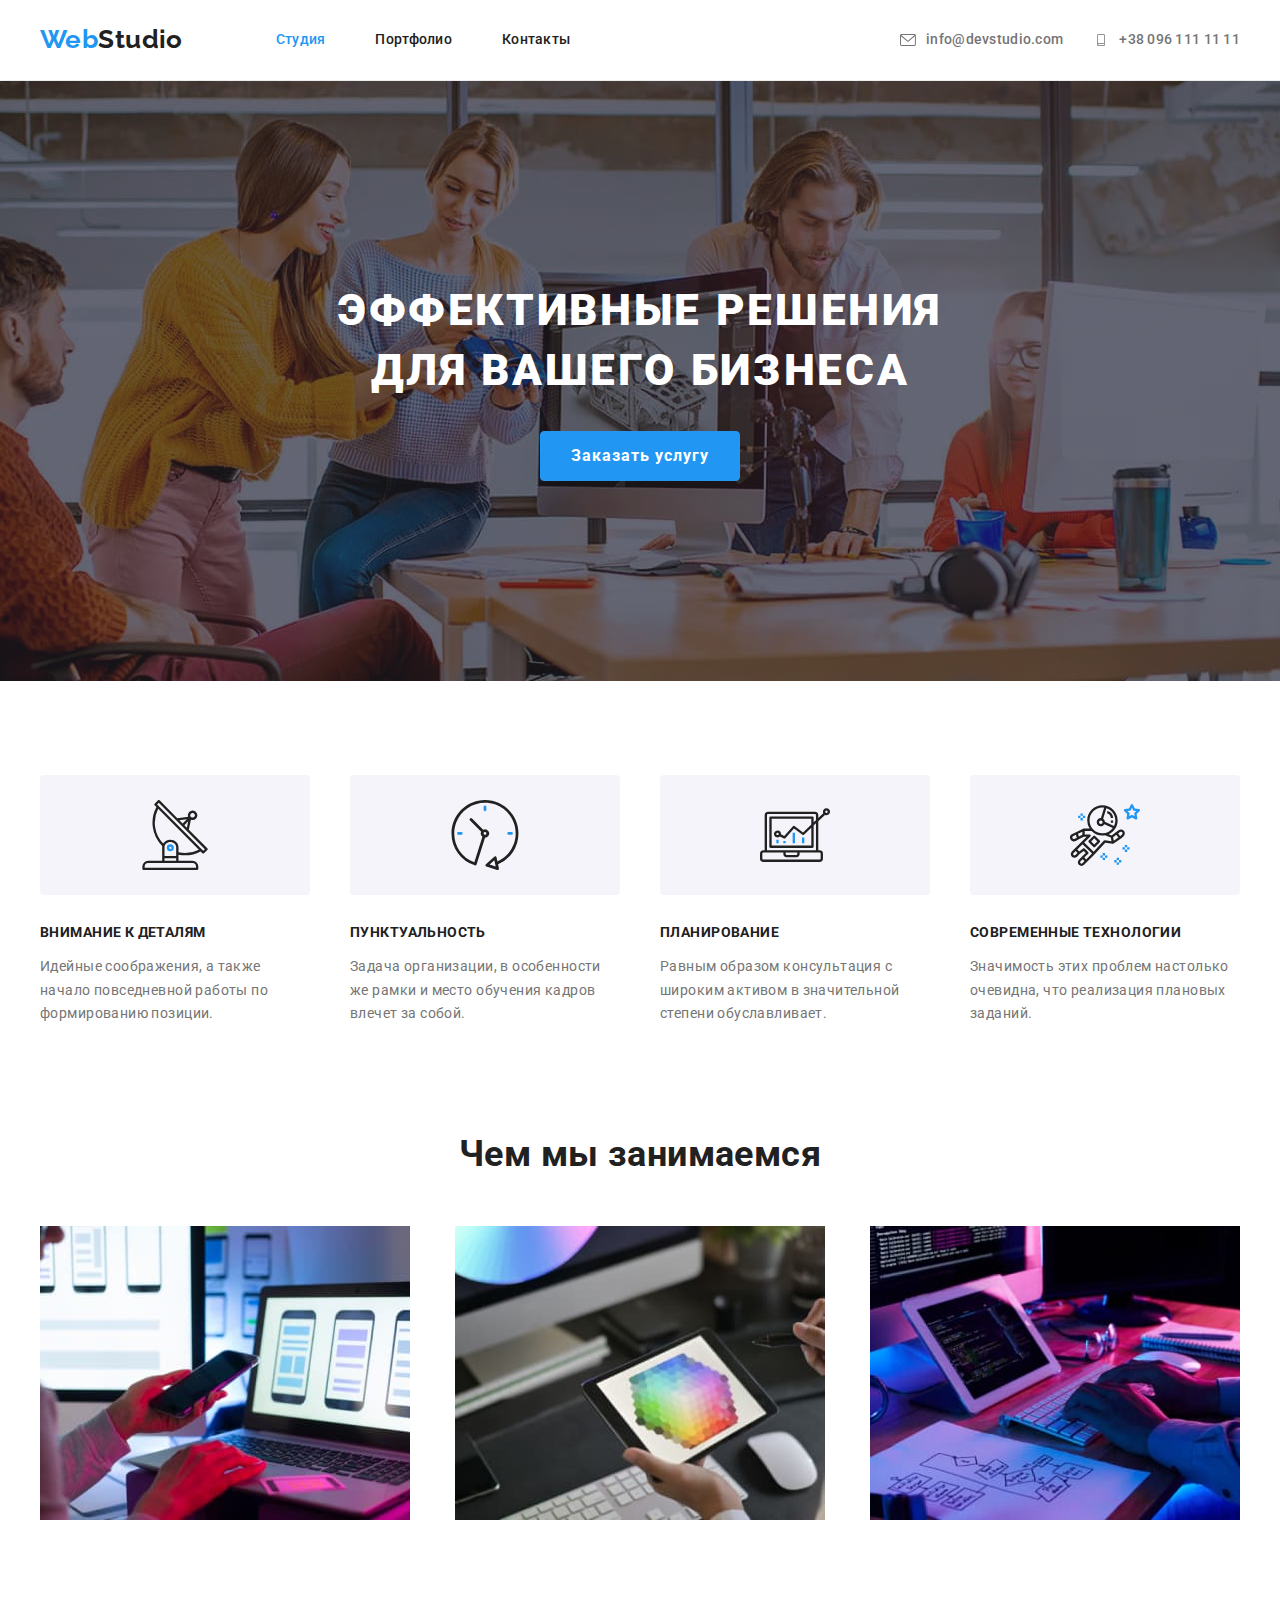
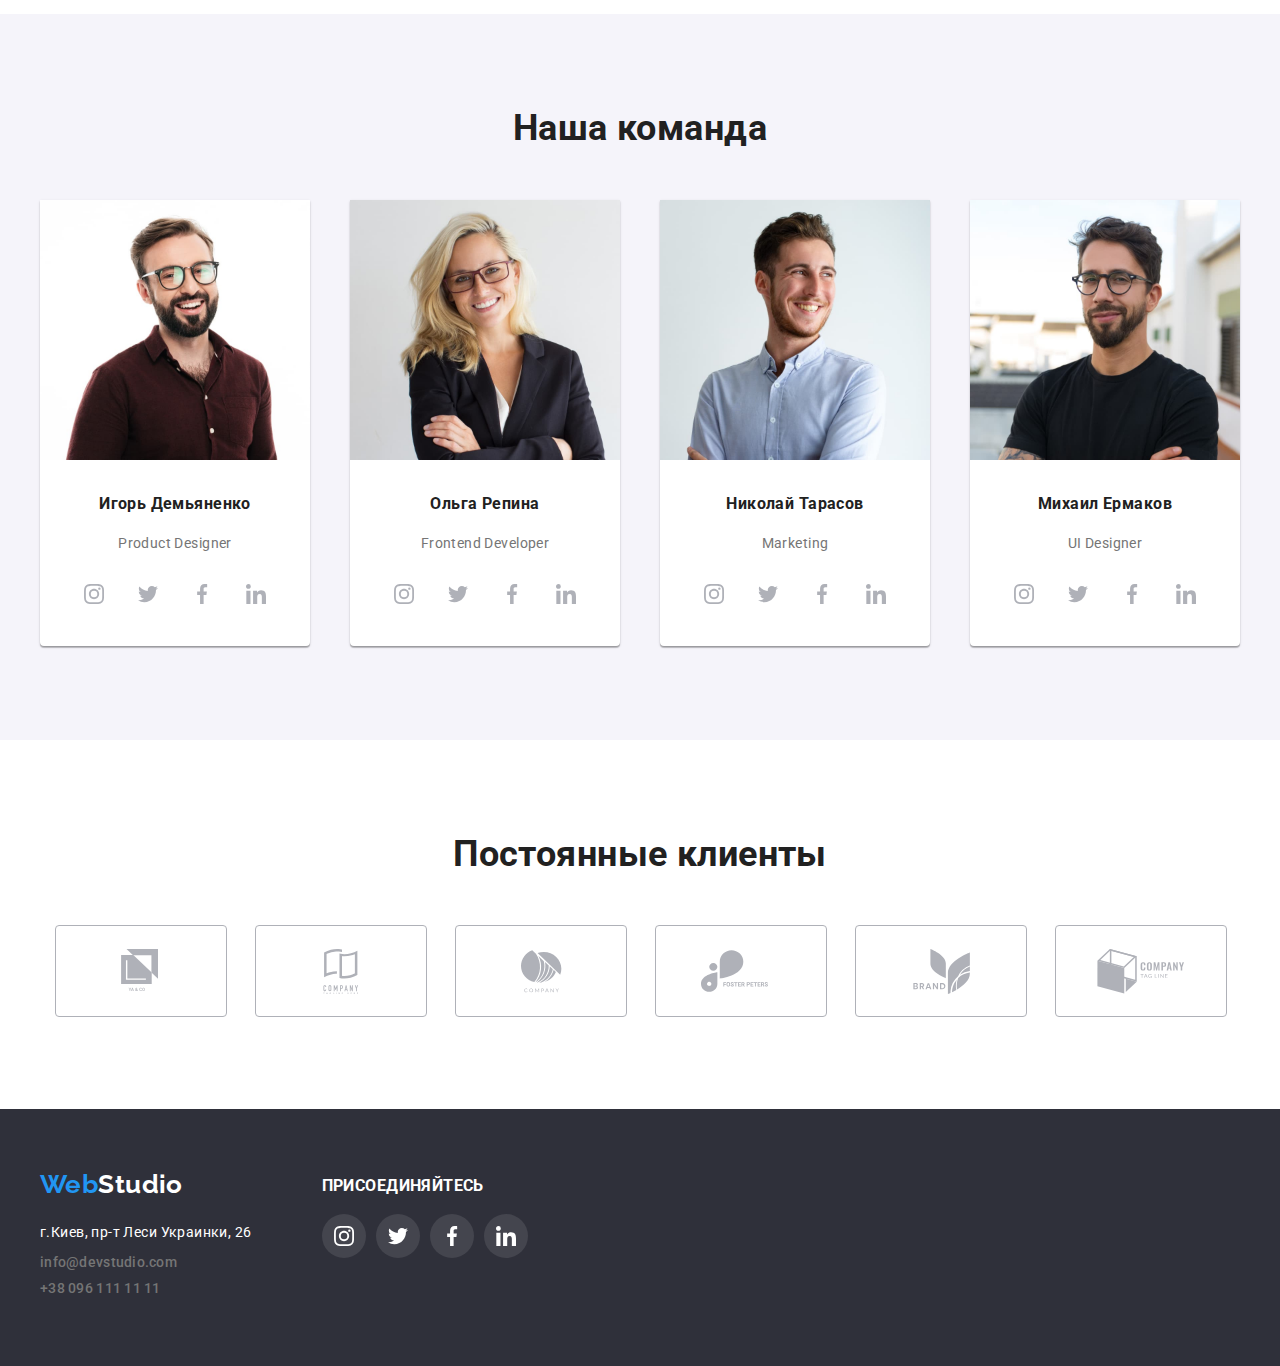
<file: index.html>
<!DOCTYPE html>
<html lang="ru">
<head>
    <meta charset="UTF-8">
    <meta http-equiv="X-UA-Compatible" content="IE=edge">
    <meta name="viewport" content="width=device-width, initial-scale=1.0">
    <title>Studio</title>
    <link rel="preconnect" href="https://fonts.gstatic.com">
    <link href="https://fonts.googleapis.com/css2?family=Raleway:wght@700&family=Roboto:wght@400;500;700&display=swap" rel="stylesheet">
    <link rel="stilesheet" href="https://cdnjs.cloudflare.com/ajax/libs/modern-normalize/1.0.0/modern-normalize.min.css">
    <link rel="stylesheet" href="./css/main.css">
</head>
<body>
    <header>
        <div class="container header">
            <nav class="header-nav">
                <a href="./index.html" class="logo black">
                    <span class="blue">Web</span>Studio
                </a>
                <ul class="page-ref"> 
                    <li>
                        <a href="./index.html" class="active page">Студия</a>
                    </li>
                    <li>
                        <a href="./portfolio.html" class="page">Портфолио</a>
                    </li>
                    <li>
                        <a href="https://github.com/OrlovskyiPavlo/goit-markup-hw-03" class="page">Контакты</a>
                    </li>
                </ul>
            </nav>
            <ul class="contacts">
                <li>
                    <a href="mailto:info@devstudio.com" class="mail">
                        <svg>
                            <use href="./images/sprite.svg#icon-envelope"></use>
                        </svg>info@devstudio.com</a>
                </li>
                <li>
                    <a href="tel:+380961111111" class="mobile">
                    <svg>
                        <use href="./images/sprite.svg#icon-smartphone"></use>
                    </svg>+38 096 111 11 11</a>
                </li>
            </ul>         
        </div>
    </header>
    <main>
        <section class="hero">
            <div class="container wrapper">
                <h1>Эффективные решения для вашего бизнеса</h1>
                <button class="button">Заказать услугу</button>
            </div>
        </section>
         <!-- Особенности -->
        <section class="advantages">
            <div class="container">
                <!-- заголовок скроем -->
                <h2 class=visually-hidden>Принципы работы</h2>
                <ul class="advantages-list">
                    <li class="item details-attantion">
                        <div class="svg-advantages">                      
                            <svg class="svg-icon" width="70px" height="70px">
                                <use href="./images/sprite.svg#icon-antenna"></use>
                            </svg>
                        </div>
                        <h3>Внимание к деталям</h3>
                        <p>Идейные соображения, а также начало повседневной работы по формированию позиции.</p>
                    </li>
                    <li class="item punctuality">
                        <div class="svg-advantages">
                            <svg class="svg-icon" width="70px" height="70px">
                                <use href="./images/sprite.svg#icon-clock"></use>
                            </svg>
                        </div>
                        <h3>Пунктуальность</h3>
                        <p>Задача организации, в особенности же рамки и место обучения кадров влечет за собой.</p>
                    </li>
                    <li class="item planning">
                        <div class="svg-advantages">
                            <svg class="svg-icon" width="70px" height="70px">
                                <use href="./images/sprite.svg#icon-diagram"></use>
                            </svg>
                        </div>
                        <h3>Планирование</h3>
                        <p>Равным образом консультация с широким активом в значительной степени обуславливает.</p>
                    </li>
                    <li class="item tech">
                        <div class="svg-advantages">
                            <svg class="svg-icon" width="70px" height="70px">
                                <use href="./images/sprite.svg#icon-astronaut"></use>
                            </svg>
                        </div>
                        <h3>Современные технологии</h3>
                        <p>Значимость этих проблем настолько очевидна, что реализация плановых заданий.</p>
                    </li>
                </ul>
            </div>
        </section>
        <!-- Чем мы занимаемся -->
        <section class="occupation">
            <div class="container">
                <h2 class="occupation-title">Чем мы занимаемся</h2>
                <ul class="occupation-direct">
                    <li>
                        <img src="./images/img01.jpg" alt="Фото рабочего места 1" width="370">
                    </li>
                    <li>
                        <img src="./images/img02.jpg" alt="Фото рабочего места 2" width="370">
                    </li>
                    <li>
                        <img src="./images/img03.jpg" alt="Фото рабочего места 3" width="370">
                    </li>
                </ul>
            </div>
        </section>
        <!-- Наша команда -->
        <section class="group">
            <div class="container">
                <h2>Наша команда</h2>
                <ul class="employee-list">
                    <li>
                        <img src="./images/img04.jpg" alt="фото Игоря Демьянченко" width="270">
                        <div class="employee-card">
                            <h3 class="employee-name">Игорь Демьяненко</h3>
                            <p>Product Designer</p>
                            <ul class="group-social">
                                <li class="social-link"> 
                                    <a href="#" class="icon">
                                        <svg width="20" height="20">
                                            <use href="./images/sprite.svg#icon-instagram"></use>
                                        </svg>
                                    </a>
                                </li>
                                <li class="social-link">
                                    <a href="#" class="icon">
                                        <svg width="20" height="20">
                                            <use href="./images/sprite.svg#icon-twitter"></use>
                                        </svg>
                                    </a>
                                </li>
                                <li class="social-link">
                                    <a href="#" class="icon">
                                        <svg width="20" height="20">
                                            <use href="./images/sprite.svg#icon-facebook"></use>
                                        </svg>
                                    </a>
                                </li>
                                <li class="social-link">
                                    <a href="#" class="icon">
                                        <svg width="20" height="20">
                                            <use href="./images/sprite.svg#icon-linkedin"></use>
                                        </svg>
                                    </a>
                                </li>
                            </ul>
                        </div>
                    </li>
                    <li>
                        <img src="./images/img05.jpg" alt="фото Ольги Репиной" width="270">
                        <div class="employee-card">
                            <h3 class="employee-name">Ольга Репина</h3>
                            <p>Frontend Developer</p>
                            <ul class="group-social">
                                <li class="social-link">
                                    <a href="#" class="icon">
                                        <svg width="20" height="20">
                                            <use href="./images/sprite.svg#icon-instagram"></use>
                                        </svg>
                                    </a>
                                </li>
                                <li class="social-link">
                                    <a href="#" class="icon">
                                        <svg width="20" height="20">
                                            <use href="./images/sprite.svg#icon-twitter"></use>
                                        </svg>
                                    </a>
                                </li>
                                <li class="social-link">
                                    <a href="#" class="icon">
                                        <svg width="20" height="20">
                                            <use href="./images/sprite.svg#icon-facebook"></use>
                                        </svg>
                                    </a>
                                </li>
                                <li class="social-link">
                                    <a href="#" class="icon">
                                        <svg width="20" height="20">
                                            <use href="./images/sprite.svg#icon-linkedin"></use>
                                        </svg>
                                    </a>
                                </li>
                            </ul>
                        </div>
                    </li>
                    <li>
                        <img src="./images/img06.jpg" alt="фото Николая Тарасова" width="270">
                        <div class="employee-card">
                            <h3 class="employee-name">Николай Тарасов</h3>
                            <p>Marketing</p>
                            <ul class="group-social">
                                <li class="social-link">
                                    <a href="#" class="icon">
                                        <svg width="20" height="20">
                                            <use href="./images/sprite.svg#icon-instagram"></use>
                                        </svg>
                                    </a>
                                </li>
                                <li class="social-link">
                                    <a href="#" class="icon">
                                        <svg width="20" height="20">
                                            <use href="./images/sprite.svg#icon-twitter"></use>
                                        </svg>
                                    </a>
                                </li>
                                <li class="social-link">
                                    <a href="#" class="icon">
                                        <svg width="20" height="20">
                                            <use href="./images/sprite.svg#icon-facebook"></use>
                                        </svg>
                                    </a>
                                </li>
                                <li class="social-link">
                                    <a href="#" class="icon">
                                        <svg width="20" height="20">
                                            <use href="./images/sprite.svg#icon-linkedin"></use>
                                        </svg>
                                    </a>
                                </li>
                            </ul>
                        </div>                        
                    </li>
                    <li>
                        <img src="./images/img07.jpg" alt="фото Михаила Ермакова" width="270">
                        <div class="employee-card">
                            <h3 class="employee-name">Михаил Ермаков</h3>
                            <p>UI Designer</p>
                            <ul class="group-social">
                                <li class="social-link">
                                    <a href="#" class="icon">
                                        <svg width="20" height="20">
                                            <use href="./images/sprite.svg#icon-instagram"></use>
                                        </svg>
                                    </a>
                                </li>
                                <li class="social-link">
                                    <a href="#" class="icon">
                                        <svg width="20" height="20">
                                            <use href="./images/sprite.svg#icon-twitter"></use>
                                        </svg>
                                    </a>
                                </li>
                                <li class="social-link">
                                    <a href="#" class="icon">
                                        <svg width="20" height="20">
                                            <use href="./images/sprite.svg#icon-facebook"></use>
                                        </svg>
                                    </a>
                                </li>
                                <li class="social-link">
                                    <a href="#" class="icon">
                                        <svg width="20" height="20">
                                            <use href="./images/sprite.svg#icon-linkedin"></use>
                                        </svg>
                                    </a>
                                </li>
                            </ul>
                        </div>
                    </li>
                </ul>
            </div>
        </section>
        <section class="customers">
            <div class="container">
                <h2 class="customers-title">Постоянные клиенты</h2>
                <ul class="customers-list">
                    <li>
                        <a href="#" class="customers-link">
                            <svg class="icon-company" width="45" height="50">
                                <use href="./images/sprite.svg#icon-logo-1"></use>
                            </svg>
                        </a>
                    </li>
                    <li>
                        <a href="#" class="customers-link">
                            <svg class="icon-company" width="40" height="52">
                                <use href="./images/sprite.svg#icon-logo-2"></use>
                            </svg>
                        </a>
                    </li>
                    <li>
                        <a href="#" class="customers-link">
                            <svg class="icon-company" width="41" height="43">
                                <use href="./images/sprite.svg#icon-logo-3"></use>
                            </svg>
                        </a>
                    </li>
                    <li>
                        <a href="#" class="customers-link">
                            <svg class="icon-company" width="80" height="42">
                                <use href="./images/sprite.svg#icon-logo-4"></use>
                            </svg>
                        </a>
                    </li>
                    <li>
                        <a href="#" class="customers-link">
                            <svg class="icon-company" width="59" height="47">
                                <use href="./images/sprite.svg#icon-logo-5"></use>
                            </svg>
                        </a>
                    </li>
                    <li>
                        <a href="#" class="customers-link">
                            <svg class="icon-company" width="88" height="45">
                                <use href="./images/sprite.svg#icon-logo-6"></use>
                            </svg>
                        </a>
                    </li>
                </ul>
            </div>
        </section>
    </main>
    <!--добро пожаловать в подвал-->
    <footer>
        <div class="container footer-flex">
            <div>
                <a class="logo white" href="./index.html">
                    <span class="blue">Web</span><span>Studio</span>
                </a>
                <address class="address">
                    <p>г.Киев, пр-т Леси Украинки, 26</p>
                </address>
                <ul class="footer-contacts">
                    <li>
                        <a href="mailto:info@devstudio.com" class="mail">info@devstudio.com</a>
                    </li>
                    <li>
                        <a href="tel:+380961111111" class="mobile">+38 096 111 11 11</a>
                    </li>
                </ul>
            </div>    
            <div class="connect">
                <h3>Присоединяйтесь</h3>
                <ul class="footer-social-link">
                    <li class="social-link">
                        <a href="#" class="icon">
                            <svg width="20" height="20">
                                <use href="./images/sprite.svg#icon-instagram"></use>
                            </svg>
                        </a>
                    </li>
                    <li class="social-link">
                        <a href="#" class="icon">
                             <svg width="20" height="20">
                                <use href="./images/sprite.svg#icon-twitter"></use>
                            </svg>
                        </a>
                    </li>
                    <li class="social-link">
                        <a href="#" class="icon">
                            <svg width="20" height="20">
                                <use href="./images/sprite.svg#icon-facebook"></use>
                            </svg>
                        </a>
                    </li>
                    <li class="social-link">
                        <a href="#" class="icon">
                            <svg width="20" height="20">
                                <use href="./images/sprite.svg#icon-linkedin"></use>
                            </svg>
                        </a>
                    </li>
                </ul>
            </div>
        </div>       
    </footer>
</body>
</html>
</file>
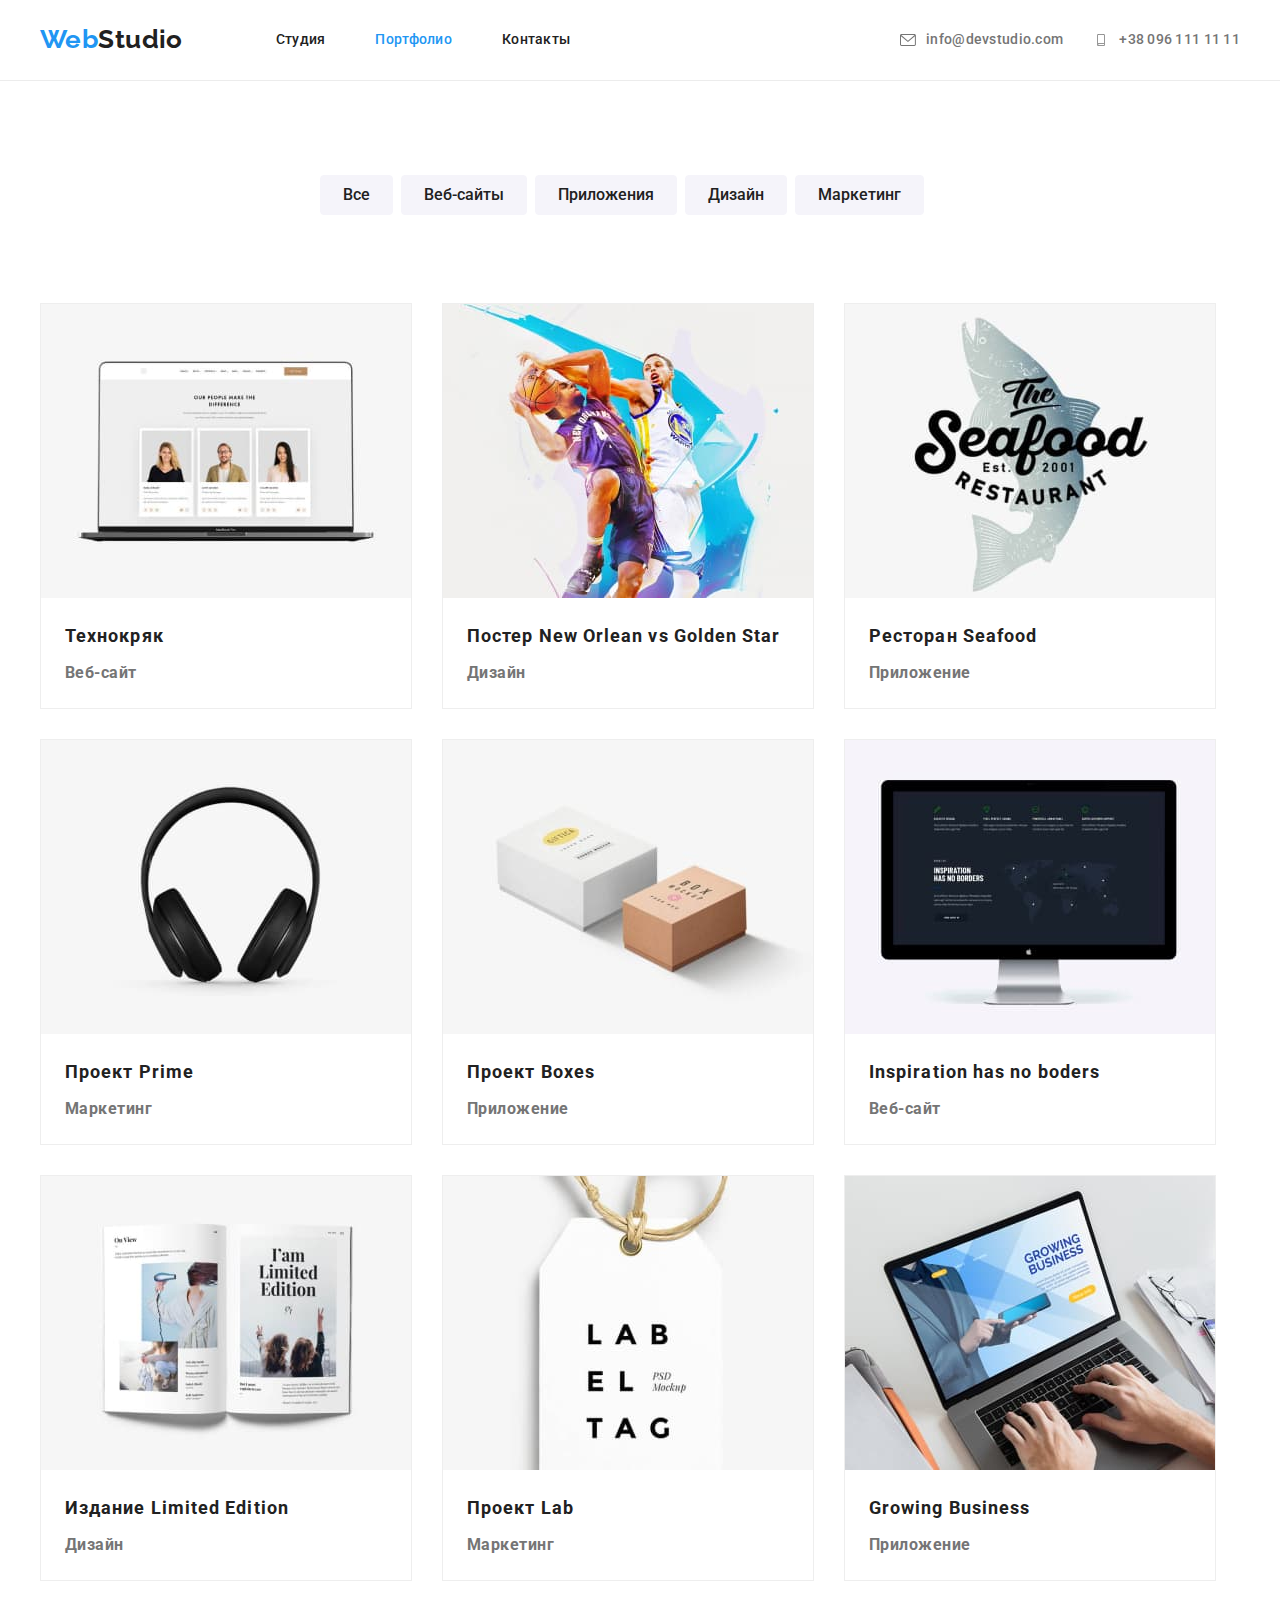
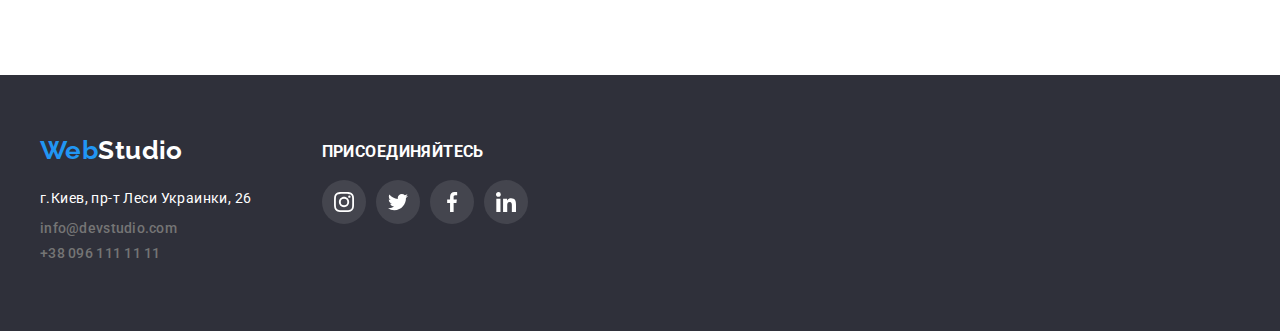
<file: portfolio.html>
<!DOCTYPE html>
<html lang="en">
<head>
    <meta charset="UTF-8">
    <meta http-equiv="X-UA-Compatible" content="IE=edge">
    <meta name="viewport" content="width=device-width, initial-scale=1.0">
    <title>Portfolio</title>
    <link rel="preconnect" href="https://fonts.gstatic.com">
    <link href="https://fonts.googleapis.com/css2?family=Raleway:wght@700&family=Roboto:wght@400;500;700&display=swap" rel="stylesheet">
    <link rel="stilesheet" href="https://cdnjs.cloudflare.com/ajax/libs/modern-normalize/1.0.0/modern-normalize.min.css">
    <link rel="stylesheet" href="./css/main.css">
</head>
<body>
<header>
    <div class="container header">
        <nav class="header-nav">
            <a href="./index.html" class="logo black">
                <span class="blue">Web</span>Studio
            </a>
            <ul class="page-ref">
                <li>
                    <a href="./index.html" class="page">Студия</a>
                </li>
                <li>
                    <a href="./portfolio.html" class="active page">Портфолио</a>
                </li>
                <li>
                    <a href="/contact" class="page">Контакты</a>
                </li>
            </ul>
        </nav>
        <ul class="contacts">
            <li>
                <a href="mailto:info@devstudio.com" class="mail">
                    <svg>
                        <use href="./images/sprite.svg#icon-envelope"></use>
                    </svg>info@devstudio.com</a>
            </li>
            <li>
                <a href="tel:+380961111111" class="mobile">
                    <svg>
                        <use href="./images/sprite.svg#icon-smartphone"></use>
                    </svg>+38 096 111 11 11</a>
            </li>
        </ul>
    </div>
</header>
<main>
    <section class="portfolio">
        <div class="container">
            <h2 class="visually-hidden">Проекты</h2>
            <ul class="filter-panel">
                <li>
                    <button type="button" class="filter-button">
                        Все
                    </button>
                </li>
                <li>
                    <button type="button" class="filter-button">
                        Веб-сайты
                    </button>
                </li>
                <li>
                    <button type="button" class="filter-button">
                        Приложения
                    </button>
                </li>
                <li>
                    <button type="button" class="filter-button">
                        Дизайн
                    </button>
                </li>
                <li>
                    <button type="button" class="filter-button">
                        Маркетинг
                    </button>
                </li>
            </ul>
            <ul class="projects-list">
                <li class="project-item">
                    <a href="#" class="project-link">
                        <img src="./images/portfolio-1.jpg" alt="Веб-сайт" width="370">
                        <h3 class="projects-list-title">Технокряк</h3>
                        <p>Веб-сайт</p>
                    </a>
                </li>
                <li class="project-item">
                    <a href="#" class="project-link">
                        <img src="./images/portfolio-2.jpg" alt="Дизайн" width="370">
                        <h3 class="projects-list-title">Постер New Orlean vs Golden Star</h3>
                        <p>Дизайн</p>
                    </a>
                </li>
                <li class="project-item">
                    <a href="#" class="project-link">
                        <img src="./images/portfolio-3.jpg" alt="Приложение" width="370">
                        <h3 class="projects-list-title">Ресторан Seafood</h3>
                        <p>Приложение</p>
                    </a>
                </li>
                <li class="project-item">
                    <a href="#" class="project-link">
                        <img src="./images/portfolio-4.jpg" alt="Маркетинг" width="370">
                        <h3 class="projects-list-title">Проект Prime</h3>
                        <p>Маркетинг</p>
                    </a>
                </li>
                <li class="project-item">
                    <a href="#" class="project-link">
                        <img src="./images/portfolio-5.jpg" alt="Приложение" width="370">
                        <h3 class="projects-list-title">Проект Boxes</h3>
                        <p>Приложение</p>
                    </a>
                </li> 
                <li class="project-item">
                    <a href="#" class="project-link">
                        <img src="./images/portfolio-6.jpg" alt="Веб-сайт" width="370">
                        <h3 class="projects-list-title">Inspiration has no boders</h3>
                        <p>Веб-сайт</p>
                    </a>
                </li>
                <li class="project-item">
                    <a href="#" class="project-link">
                        <img src="./images/portfolio-7.jpg" alt="Дизайн" width="370">
                        <h3 class="projects-list-title">Издание Limited Edition</h3>
                        <p>Дизайн</p>
                    </a>
                </li>
                <li class="project-item">
                    <a href="#" class="project-link">
                        <img src="./images/portfolio-8.jpg" alt="Маркетинг" width="370">
                        <h3 class="projects-list-title">Проект Lab</h3>
                        <p>Маркетинг</p>
                    </a>
                </li>
                <li class="project-item">
                    <a href="#" class="project-link">
                        <img src="./images/portfolio-9.jpg" alt="Приложение" width="370">
                        <h3 class="projects-list-title">Growing Business</h3>
                        <p>Приложение</p>
                    </a>
                </li>
            </ul>
        </div>
    </section>
</main>
<!--добро пожаловать в подвал-->
<footer>
    <div class="container footer-flex">
        <div>
            <a class="logo white" href="./index.html">
                <span class="blue">Web</span><span>Studio</span>
            </a>
            <address class="address">
                <p>г.Киев, пр-т Леси Украинки, 26</p>
            </address>
            <ul class="footer-contacts">
                <li>
                    <a href="mailto:info@devstudio.com" class="mail">info@devstudio.com</a>
                </li>
                <li>
                    <a href="tel:+380961111111" class="mobile">+38 096 111 11 11</a>
                </li>
            </ul>
        </div>
        <div class="connect">
            <h3>Присоединяйтесь</h3>
            <ul class="footer-social-link">
                <li class="social-link">
                    <a href="#" class="icon">
                        <svg width="20px" height="20px">
                            <use href="./images/sprite.svg#icon-instagram"></use>
                        </svg>
                    </a>
                </li>
                <li class="social-link">
                    <a href="#" class="icon">
                        <svg width="20px" height="20px">
                            <use href="./images/sprite.svg#icon-twitter"></use>
                        </svg>
                    </a>
                </li>
                <li class="social-link">
                    <a href="#" class="icon">
                        <svg width="20px" height="20px">
                            <use href="./images/sprite.svg#icon-facebook"></use>
                        </svg>
                    </a>
                </li>
                <li class="social-link">
                    <a href="#" class="icon">
                        <svg width="20px" height="20px">
                            <use href="./images/sprite.svg#icon-linkedin"></use>
                        </svg>
                    </a>
                </li>
            </ul>
        </div>
    </div>
</footer>
</body>
</html>
</file>
<file: css/main.css>
/* Применяем кастомную переменную */
:root {
  --primary-font-color: #212121;
  --secondary-font-color: #757575;
  --accent-color: #2196f3;
  --second-accent-color: #ffffff;
  --hero-background-color: #2f303a;
  --background-color: #f5f4fa;
  --secondary-backround-color: #2f303a;
  --card-shadow: 0px 2px 1px rgba(0, 0, 0, 0.2), 0px 1px 1px rgba(0, 0, 0, 0.14),
    0px 1px 3px rgba(0, 0, 0, 0.12);
}
/* отображаем картинки блоками */
img {
  display: block;
  max-width: 100%;
  height: auto;
}
body {
  font-family: 'Roboto', sans-serif;
  font-weight: 400;
  letter-spacing: 0.03em;
  font-size: 14px;
  line-height: 1.71;
  color: var(--primary-font-color);
  margin: 0px;
}
/* Убираем точки элементов списка */
ul {
  list-style-type: none;
  padding: 0;
  margin: 0;
}
/* убираем подчеркивание ссылок */
a,
a:visited {
  text-decoration: none;
}
h1 {
  margin: 0;
  font-weight: 900;
  font-size: 44px;
  line-height: 1.36;
  letter-spacing: 0.06em;
  text-align: center;
  color: #ffffff;
  text-transform: uppercase;
}
/* задаём основные параметры которые не были унаследованны */
h2 {
  font-size: 36px;
  line-height: 1.16;
  font-weight: 700;
  text-align: center;
  margin: 0;
}
/* убераем маржин для заголовка 3 уровня */
h3 {
  margin: 0;
}
h3 p {
  font-style: normal;
  font-weight: normal;
  font-size: 14px;
  line-height: 1.7;
  color: var(--secondary-font-color);
  letter-spacing: 0.03em;
}
/* Прячем псевдо заголовки */
.visually-hidden {
  position: absolute !important;
  clip: rect(1px 1px 1px 1px); /* IE6, IE7 */
  clip: rect(1px, 1px, 1px, 1px);
  padding: 0 !important;
  border: 0 !important;
  height: 1px !important;
  width: 1px !important;
  overflow: hidden;
}
/* размер основного контейнера на всех секциях */
.container {
  width: 1200px;
  padding-left: 15px;
  padding-right: 15px;
  margin-left: auto;
  margin-right: auto;
}
header {
  border-bottom: 1px solid #ececec;
}
.header {
  display: flex;
  align-items: center;
}
.header-nav {
  display: flex;
  align-items: center;
}
.logo {
  font-family: 'Raleway', sans-serif;
  font-weight: 700;
  font-size: 26px;
  line-height: 1.19;
  padding-top: 24px;
  padding-bottom: 25px;
}
.black {
  color: var(--primary-font-color);
}
.white {
  color: var(--second-accent-color);
}
.blue {
  color: var(--accent-color);
}
.logo:focus {
  outline: none;
}
.logo.black {
  margin-right: 93px;
}
.page-ref {
  display: flex;
}
.page-ref li:not(:last-child) {
  margin-right: 50px;
}
.page:focus {
  outline: none;
  color: var(--accent-color);
}
/* Нашим ссылкам задаём верхний и нижний отступ */
.page {
  color: var(--primary-font-color);
  padding-top: 32px;
  padding-bottom: 32px;
}
.page-ref,
a:visited {
  letter-spacing: 0.02em;
  line-height: 1.14;
  font-weight: 500;
}
/* меняем цвет ссылок и контактов при наведении курсора */
.page-ref a:hover,
.mail:hover,
.mobile:hover {
  color: var(--accent-color);
}
/* Располагаем информацию блока контактов горизонтально */
.contacts {
  display: flex;
  margin-left: auto;
}
.contacts li:last-child {
  margin-left: 30px;
}
.mail,
.mobile {
  display: flex;
  align-items: center;
  letter-spacing: 0.02em;
  line-height: 1.2;
  font-weight: 500;
  color: var(--secondary-font-color);
}
/*подсвечиваем цветом активную страницу*/
.active.page {
  color: var(--accent-color);
}
/*Блок Герой - он такой! Кто мерял - тот знает*/
.hero {
  display: flex;
  flex-direction: column;
  align-items: center;
  justify-content: center;
  text-align: center;
  max-width: 1600px;
  height: 600px;
  margin: 0 auto;
  background-color: var(--hero-background-color);
  background-position: center;
  background-size: cover;
  background-image: linear-gradient(
      rgba(47, 48, 58, 0.4),
      rgba(47, 48, 58, 0.4)
    ),
    url(../images/hero.jpg);
}
/*Геройская кнопка*/
.button,
.button:focus {
  width: 200px;
  height: 50px;
  border: 1px solid var(--accent-color);
  background-color: var(--accent-color);
  letter-spacing: 0.06em;
  line-height: 1.87;
  font-size: 16px;
  font-family: 'Roboto', sans-serif;
  color: var(--second-accent-color);
  font-weight: 700;
  outline: none;
  cursor: pointer;
  margin-top: 30px;
  border-radius: 4px;
}
.wrapper {
  width: 696px;
  margin: 0 auto;
}
/*задаём ключевые параметры блоку превосходств*/
.advantages {
  line-height: 1.1;
  letter-spacing: 0.03em;
  padding-top: 94px;
  padding-bottom: 94px;
}
.advantages ul {
  display: flex;
  justify-content: space-between;
}
.advantages li:last-child {
  margin-right: 0;
}
/*задаем ширину пунктам преимуществ*/
.advantages li {
  width: 270px;
}
.advantages h3 {
  font-size: 14px;
  line-height: 1.14;
  font-weight: 700;
  text-transform: uppercase;
  color: var(--primary-font-color);
}
.advantages,
.group p {
  line-height: 1.7;
  color: var(--secondary-font-color);
}
.svg-advantages {
  width: 270px;
  height: 120px;
  background-color: var(--background-color);
  margin-bottom: 30px;
  display: flex;
  justify-content: center;
  align-items: center;
  border-radius: 4px;
}
/* секция Occupation */
.occupation {
  padding-bottom: 94px;
}

.occupation-title {
  margin-bottom: 50px;
}
.occupation-direct {
  display: flex;
  justify-content: space-between;
}
/* блок Group */
.group {
  background-color: var(--background-color);
  display: flex;
  padding-top: 94px;
  padding-bottom: 94px;
}
.employee-list {
  display: flex;
  justify-content: space-between;
}
.employee-list li:last-child {
  margin-right: 0;
}
.employee-card {
  padding-top: 30px;
  padding-bottom: 30px;
}
.group h2 {
  margin-bottom: 50px;
}
.employee-list > li {
  background-color: #ffffff;
  width: 270px;
  box-shadow: var(--card-shadow);
  border-radius: 0px 0px 4px 4px;
  text-align: center;
}

/* Наши пользователи */
.customers-title {
  margin-bottom: 50px;
}
.customers-list {
  display: flex;
  justify-content: center;
  align-items: center;
  padding-bottom: 94px;
}
.customers-list li {
  width: 170px;
  height: 90px;
  margin-right: 30px;
}
.customers-list li:last-child {
  margin-right: 0;
}
.customers-list a {
  border: 1px solid #afb1b8;
  border-radius: 4px;
  margin-right: 30px;
  display: flex;
  width: 100%;
  height: 90px;
  justify-content: center;
  align-items: center;
}
.customers {
  padding-top: 94px;
}
.customers-link svg {
  height: 45px;
  fill: #afb1b8;
}
.customers-link:hover {
  border: 1px solid var(--accent-color);
}
.customers-link:hover svg {
  fill: var(--accent-color);
}
.customers-link:focus {
  outline: none;
  border: 1px solid var(--accent-color);
}
.customers-link:focus svg {
  fill: var(--accent-color);
}
/* Страница Portfolio */
.portfolio {
  display: flex;
  padding-bottom: 94px;
  padding-top: 94px;
}
.filter-panel {
  display: flex;
  justify-content: centere;
  margin-left: 280px;
  padding-bottom: 88px;
}
.filter-panel button {
  font-family: 'Roboto', sans-serif;
  font-weight: 500;
  font-size: 16px;
  line-height: 1.63;
  background-color: var(--background-color);
  color: var(--primary-font-color);
  padding: 6px 22px;
  border-radius: 4px;
  border: 1px solid #f5f4fa;
  transition: 0.3s;
}
.filter-panel button:hover {
  background-color: var(--accent-color);
  border-color: transparent;
  color: var(--second-accent-color);
  cursor: pointer;
  box-shadow: 0px 3px 1px rgba(0, 0, 0, 0.1), 0px 1px 2px rgba(0, 0, 0, 0.08),
    0px 2px 2px rgba(0, 0, 0, 0.12);
}
.filter-panel button:focus {
  background-color: var(--accent-color);
  color: var(--second-accent-color);
  outline: none;
  box-shadow: 0px 3px 1px rgba(0, 0, 0, 0.1), 0px 1px 2px rgba(0, 0, 0, 0.08),
    0px 2px 2px rgba(0, 0, 0, 0.12);
}
.filter-panel li {
  margin-right: 8px;
}
.filter-panel li:last-child {
  margin-right: 0px;
}
.project-link li {
  width: 370px;
  border: 1px solid #eeeeee;
  margin-left: 30px;
  margin-top: 30px;
}
.project-link {
  font-weight: bold;
  font-size: 18px;
  line-height: 2;
  letter-spacing: 0.06em;
  color: var(--primary-font-color);
}
.projects-list {
  display: flex;
  flex-wrap: wrap;
  margin-left: -30px;
  margin-top: -30px;
}
.projects-list li {
  width: 370px;
  border: 1px solid #eeeeee;
  margin-left: 30px;
  margin-top: 30px;
}
.projects-list h3 {
  font-weight: 700;
  font-size: 18px;
  letter-spacing: 0.06em;
  line-height: 2;
  text-align: left;
  color: var(--primary-font-color);
  margin-top: 20px;
  margin-left: 24px;
  margin-bottom: 4px;
}
.projects-list p {
  font-size: 16px;
  line-height: 1.87;
  letter-spacing: 0.03em;
  color: var(--secondary-font-color);
  margin-top: 4px;
  margin-left: 24px;
  margin-bottom: 20px;
}
.project-link {
  display: inline-block;
}
.project-link:focus {
  outline-color: var(--accent-color);
  box-shadow: 0px 1px 1px rgb(0 0 0 / 12%), 0px 4px 4px rgb(0 0 0 / 6%),
    1px 4px 6px rgb(0 0 0 / 16%);
}
.project-link:hover {
  box-shadow: 0px 1px 1px rgb(0 0 0 / 12%), 0px 4px 4px rgb(0 0 0 / 6%),
    1px 4px 6px rgb(0 0 0 / 16%);
}
/* блок footer */
footer {
  background-color: var(--hero-background-color);
  padding-top: 60px;
  padding-bottom: 60px;
}
.logo.white {
  display: inline-block;
  padding-top: 0;
  padding-bottom: 0;
}
/*отменяем интерполяцию*/
.address {
  font-style: normal;
  color: var(--second-accent-color);
}
.address p {
  margin-top: 20px;
  margin-bottom: 9px;
}
.footer-contacts li:not(last-child) {
  margin-bottom: 9px;
}
.contacts a {
  font-weight: 500;
  line-height: 1.1;
  color: var(--secondary-font-color);
}

/* social stylesheet */
.group-social {
  margin-top: 16px;
  display: flex;
  border-radius: 50%;
  padding-left: 32px;
  padding-right: 32px;
  justify-content: space-between;
}
.social-link {
  width: 44px;
  height: 44px;
  display: flex;
  justify-content: center;
  align-items: center;
  border-radius: 50%;
}
.social-link a {
  width: 100%;
  display: flex;
  justify-content: center;
  align-items: center;
  margin: auto;
  border-radius: 50%;
  height: 100%;
}
.icon {
  display: flex;
  justify-content: center;
  align-items: center;
  width: 100%;
  height: 100%;
}
.social-link svg {
  fill: #afb1b8;
}
.social-link:hover,
.social-link:focus {
  background-color: var(--accent-color);
}
.social-link:hover svg,
.social-link:focus svg {
  fill: #ffffff;
}
.mail svg {
  width: 16px;
  height: 12px;
  fill: var(--secondary-font-color);
  margin-right: 10px;
}
.mail:hover svg {
  fill: var(--accent-color);
}
.mail:focus {
  outline: none;
  color: var(--accent-color);
}
.mail:focus svg {
  fill: var(--accent-color);
}
.mobile svg {
  width: 16px;
  height: 12px;
  fill: var(--secondary-font-color);
  margin-right: 10px;
}
.mobile:hover svg {
  fill: var(--accent-color);
}
.mobile:focus {
  outline: none;
  color: var(--accent-color);
}
.mobile:focus svg {
  fill: var(--accent-color);
}

.footer-flex {
  display: flex;
}
.connect {
  margin-left: 70px;
  text-transform: uppercase;
  color: #ffffff;
  font-size: 14px;
  line-height: 16px;
  letter-spacing: 0.03em;
  padding-top: 9px;
}
.connect h3 {
  margin-bottom: 20px;
}
.footer-social-link {
  display: flex;
}
.footer-social-link li {
  margin-right: 10px;
}
.footer-social-link a {
  background-color: rgba(255, 255, 255, 0.1);
}
.footer-social-link svg {
  fill: #ffffff;
}
</file>
